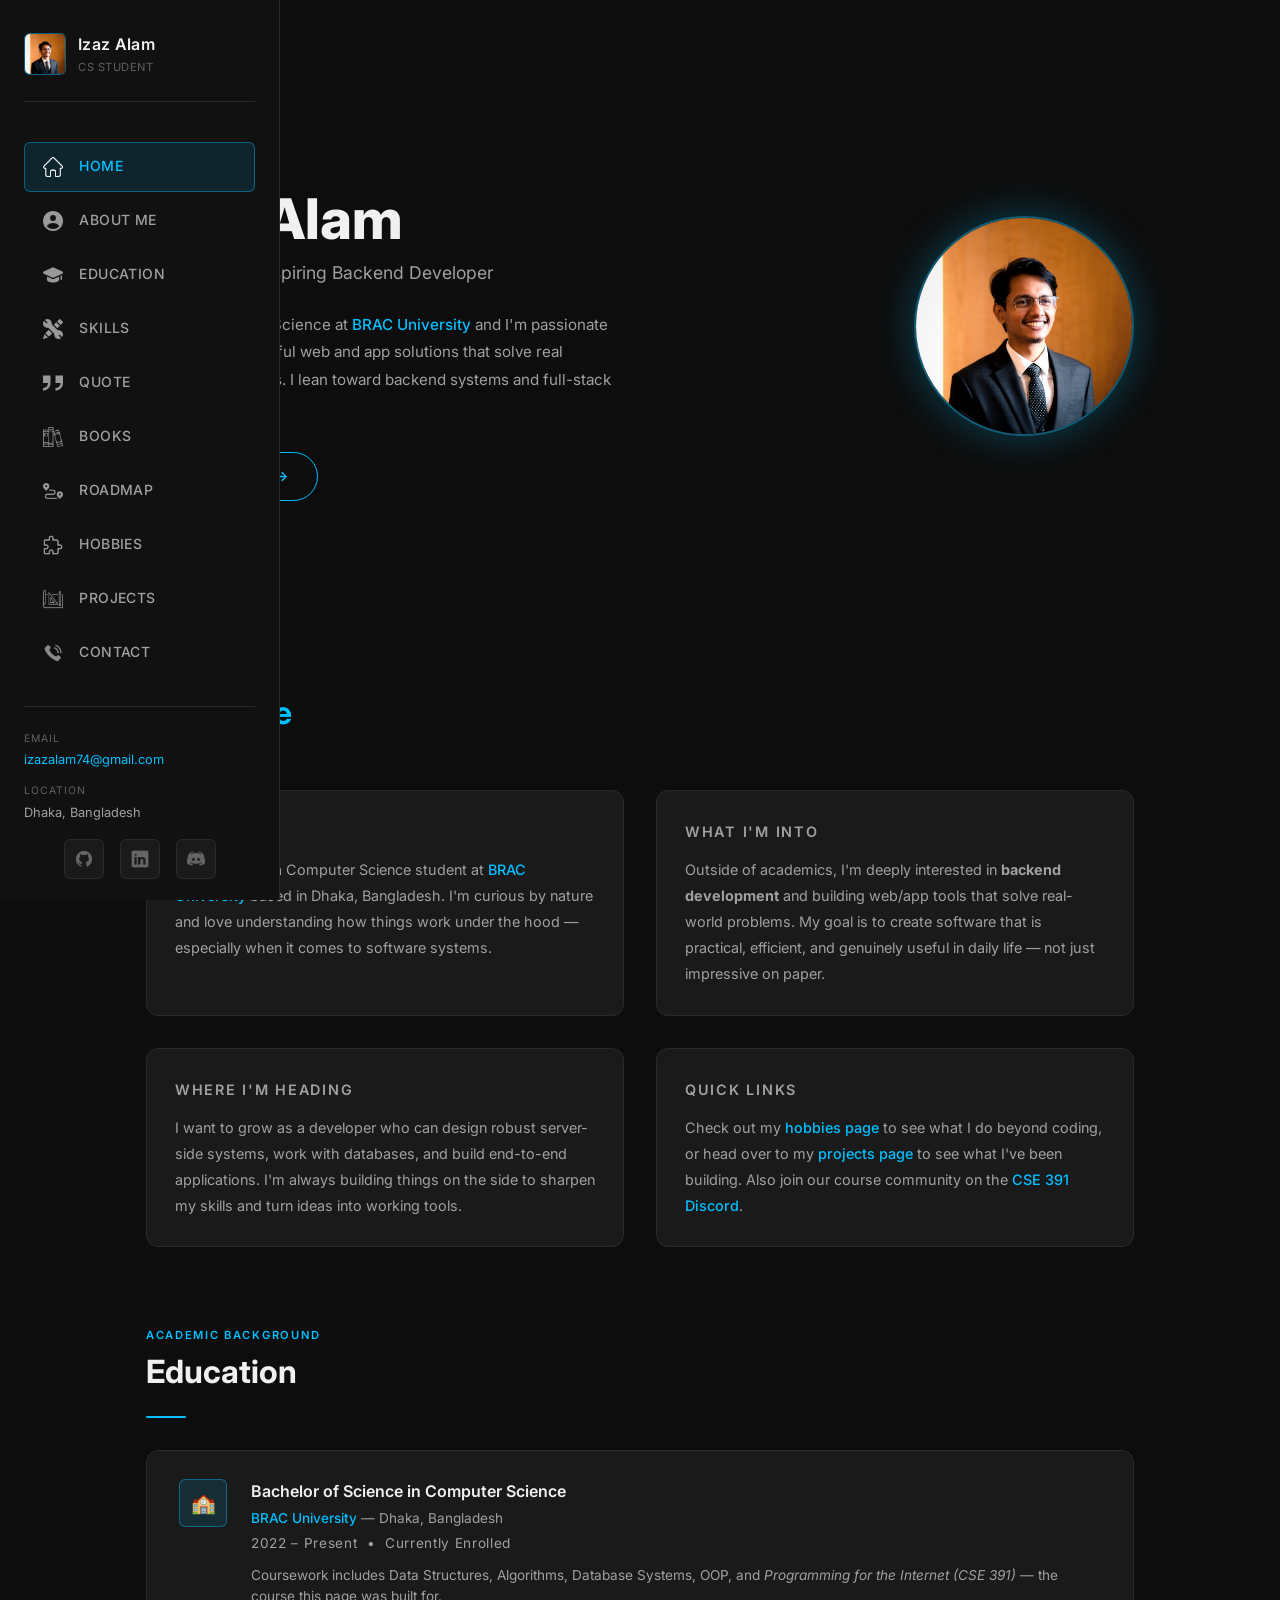
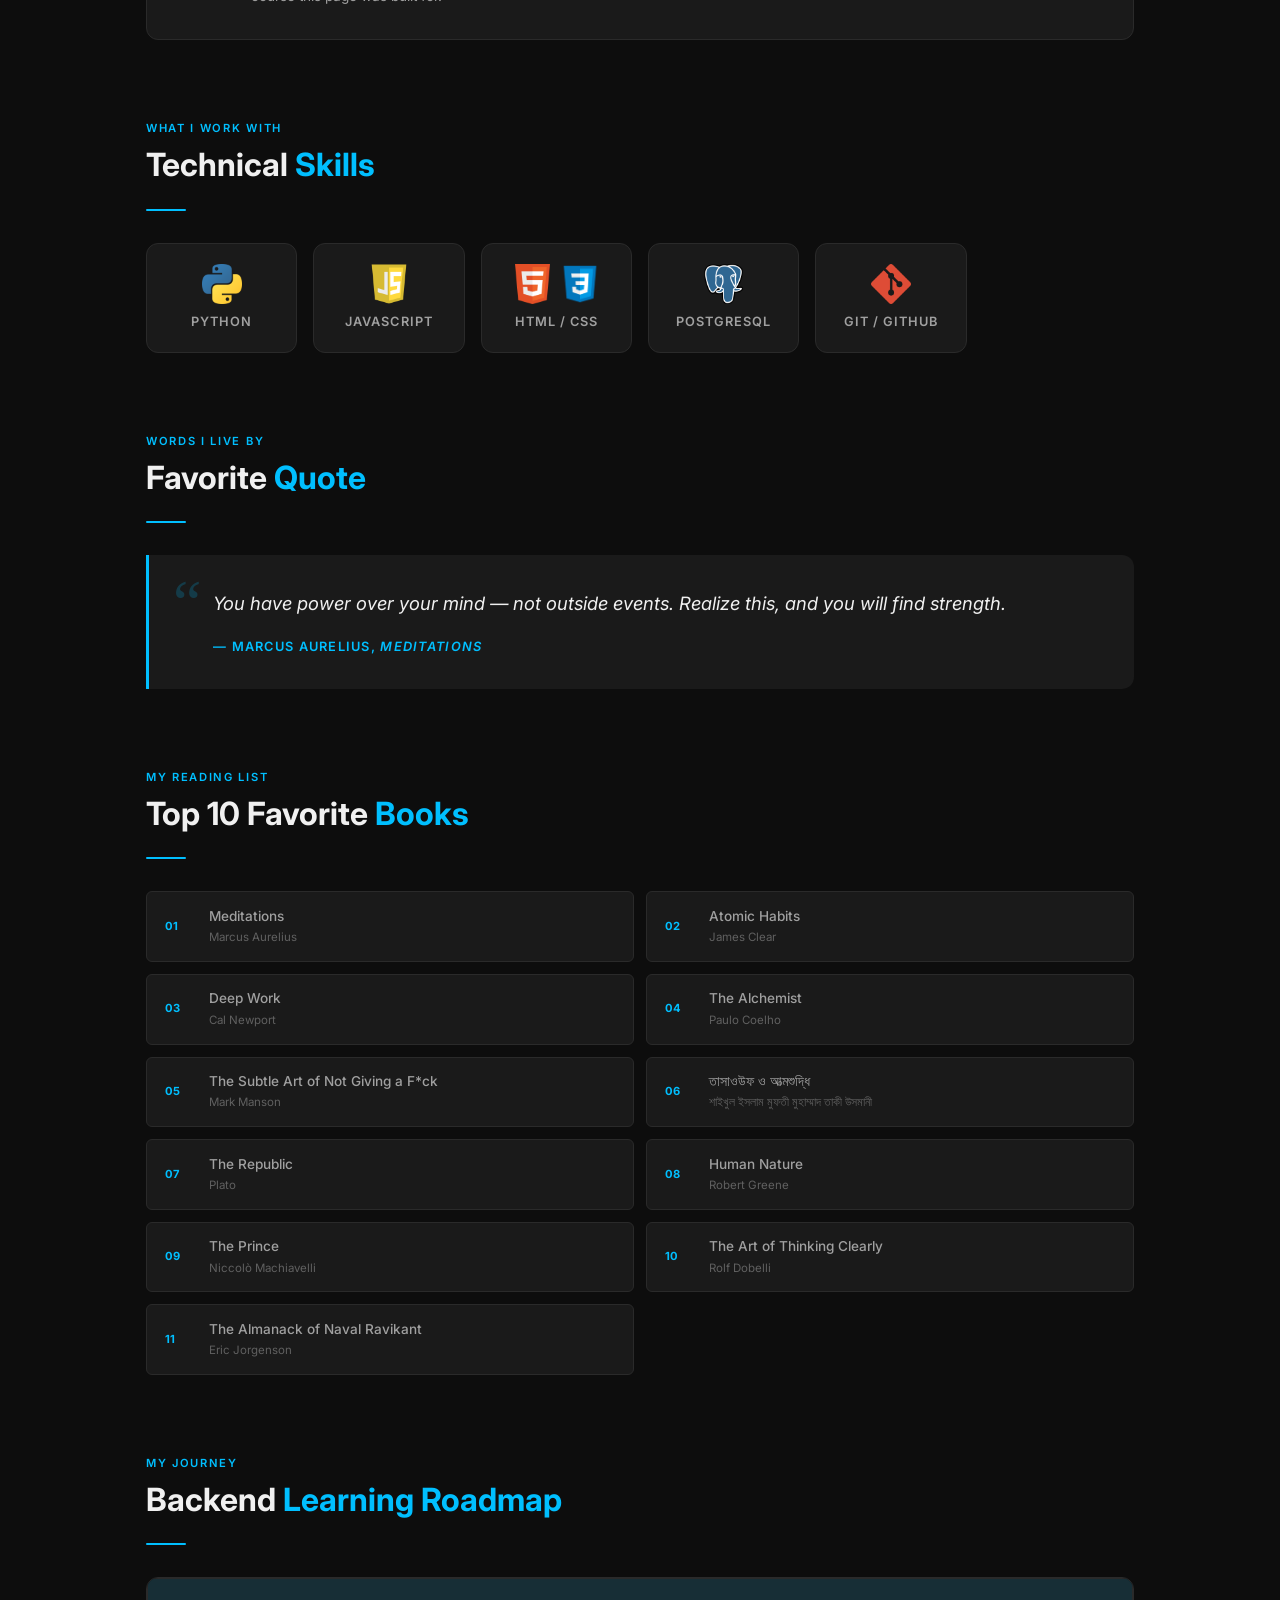
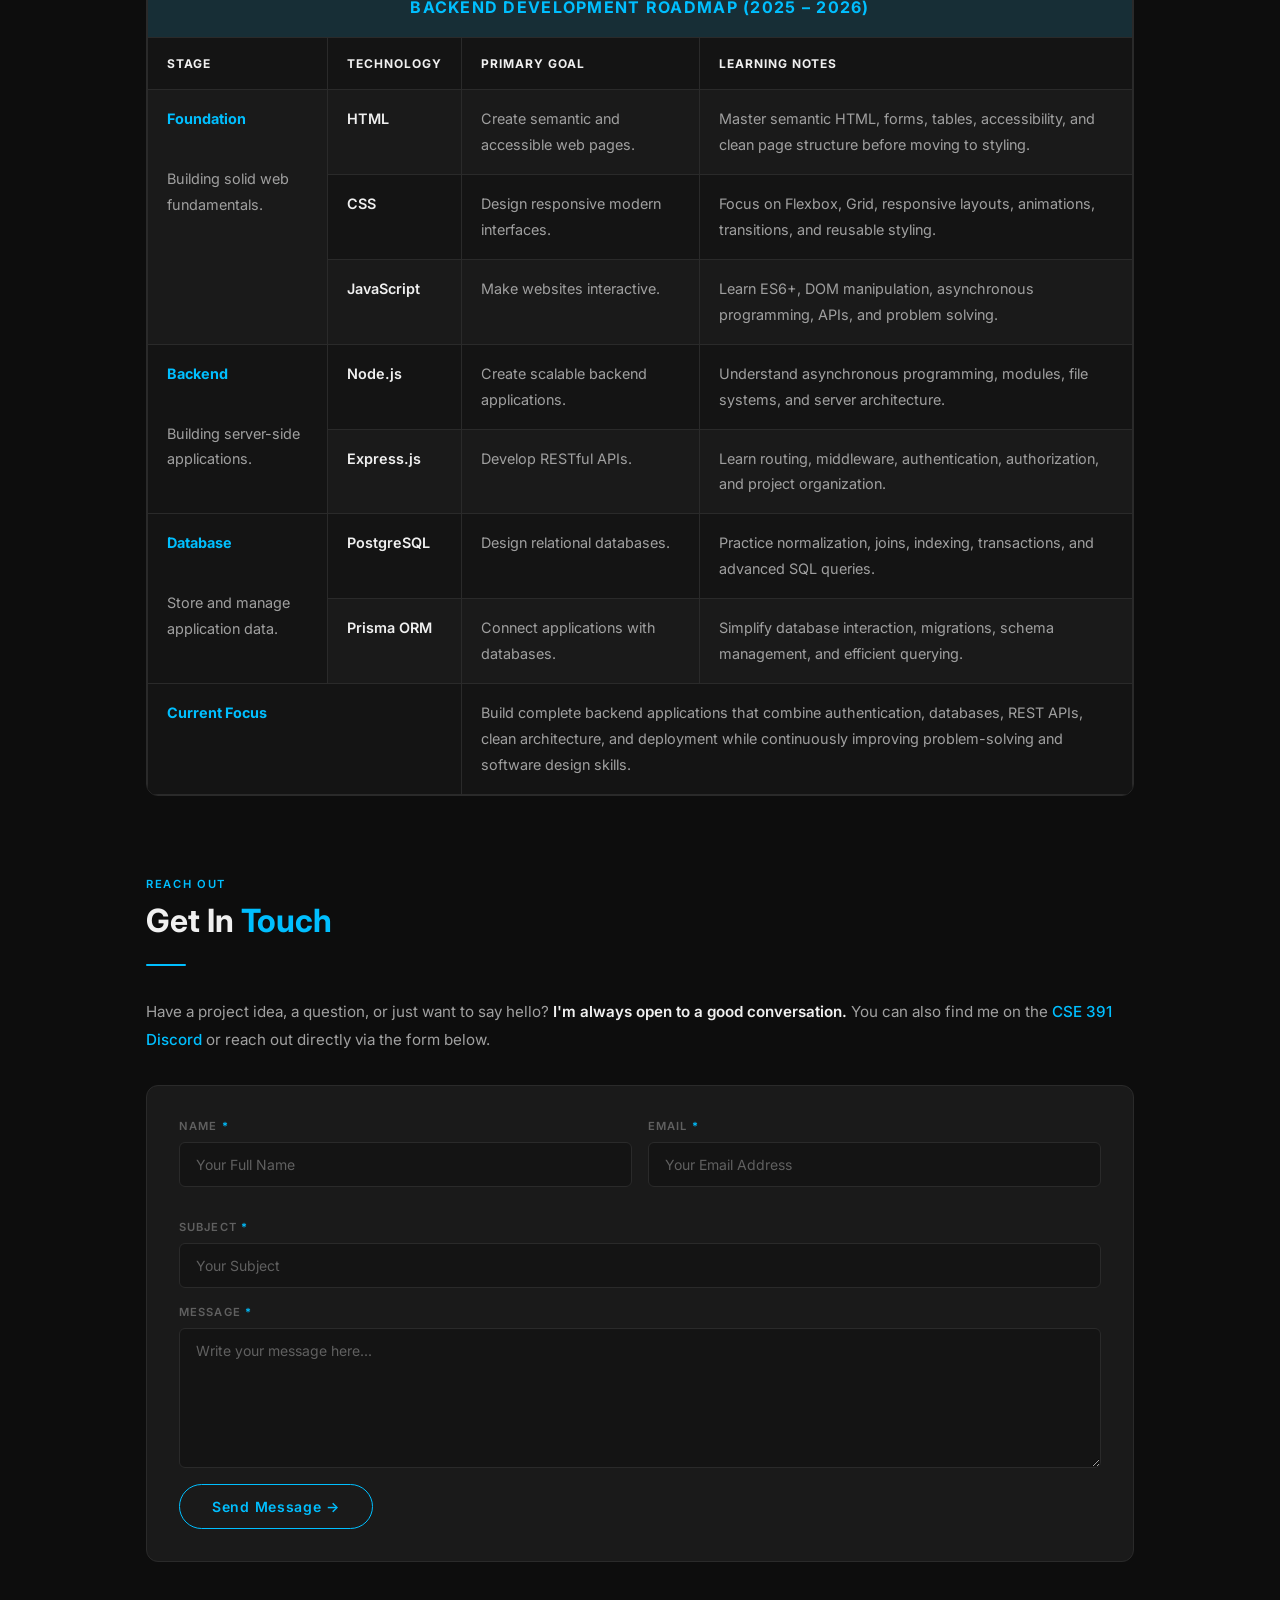
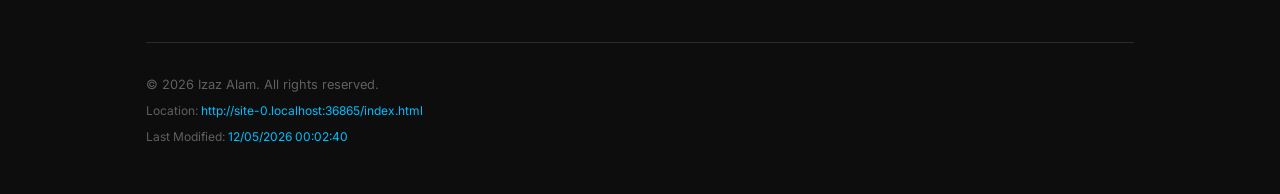
<file: index.html>
<!DOCTYPE html>
<html lang="en">
<head>
  <meta charset="UTF-8">
  <meta name="viewport" content="width=device-width, initial-scale=1.0">
  <meta name="description" content="Izaz Alam — CS student at BRAC University. Personal homepage showcasing skills, projects, and interests.">
  <meta name="author" content="Izaz Alam">
  <meta name="keywords" content="Izaz Alam, BRAC University, CS, web development, backend, portfolio">
  <title>Izaz Alam | Personal Homepage</title>
  <link rel="preconnect" href="https://fonts.googleapis.com">
  <link rel="preconnect" href="https://fonts.gstatic.com" crossorigin>
  <link href="https://fonts.googleapis.com/css2?family=Inter:wght@400;500;600;700;800&display=swap" rel="stylesheet">
  <link rel="stylesheet" href="style.css">
  <style>
    /* =========================================
       INDEX PAGE SPECIFIC STYLES
       ========================================= */

    /* HERO */
    #home {
      display: flex;
      align-items: center;
      gap: 3rem;
      min-height: 60vh;
      padding-top: 1rem;
    }

    .hero-text {
      flex: 1;
    }

    .hero-greeting {
      font-size: 0.85rem;
      color: var(--text-secondary);
      text-transform: uppercase;
      letter-spacing: 0.15em;
      margin-bottom: 1rem;
      display: flex;
      align-items: center;
      gap: 0.5rem;
    }

    .hero-greeting::before {
      content: "";
      display: inline-block;
      width: 24px;
      height: 1px;
      background-color: var(--accent);
    }

    .hero-name {
      font-size: 3.5rem;
      font-weight: 800;
      line-height: 1.1;
      margin-bottom: 0.5rem;
      color: var(--text-primary);
    }

    .hero-name span {
      color: var(--accent);
    }

    .hero-role {
      font-size: 1.1rem;
      color: var(--text-secondary);
      margin-bottom: 1.5rem;
      font-weight: 400;
    }

    .hero-desc {
      font-size: 0.95rem;
      color: var(--text-secondary);
      max-width: 480px;
      line-height: 1.8;
      margin-bottom: 2rem;
    }

    .hero-inline-link {
      color: var(--accent);
      text-decoration: none;
      font-weight: 500;
    }

    .hero-inline-link:hover {
      text-decoration: underline;
    }

    .hero-cta {
      display: inline-flex;
      align-items: center;
      gap: 0.5rem;
      padding: 0.75rem 1.75rem;
      background-color: transparent;
      border: 1px solid var(--accent);
      border-radius: 50px;
      color: var(--accent);
      text-decoration: none;
      font-size: 0.875rem;
      font-weight: 600;
      letter-spacing: 0.05em;
      transition: background-color var(--transition), color var(--transition);
    }

    .hero-cta:hover {
      background-color: var(--accent);
      color: var(--bg-primary);
    }

    .hero-photo {
      flex-shrink: 0;
    }

    .hero-photo-frame {
      width: 220px;
      height: 220px;
      border-radius: 50%;
      border: 2px solid var(--border-accent);
      overflow: hidden;
      box-shadow: 0 0 40px var(--accent-glow);
      background-color: var(--bg-card);
      display: flex;
      align-items: center;
      justify-content: center;
    }

    .hero-photo-frame img {
      width: 100%;
      height: 100%;
      object-fit: cover;
    }

    /* ABOUT */
    .about-grid {
      display: grid;
      grid-template-columns: 1fr 1fr;
      gap: 2rem;
    }

    .about-card {
      background-color: var(--bg-card);
      border: 1px solid var(--border);
      border-radius: var(--radius);
      padding: 1.75rem;
      transition: border-color var(--transition);
    }

    .about-card:hover {
      border-color: var(--border-accent);
    }

    .about-card p {
      color: var(--text-secondary);
      font-size: 0.9rem;
      line-height: 1.8;
    }

    .about-card p a {
      color: var(--accent);
      text-decoration: none;
      font-weight: 500;
    }

    .about-card p a:hover {
      text-decoration: underline;
    }

    .about-card-title {
      font-size: 0.75rem;
      text-transform: uppercase;
      letter-spacing: 0.12em;
      color: var(--accent);
      margin-bottom: 0.75rem;
      font-weight: 600;
    }

    /* EDUCATION */
    .education-card {
      background-color: var(--bg-card);
      border: 1px solid var(--border);
      border-radius: var(--radius);
      padding: 1.75rem 2rem;
      display: flex;
      align-items: flex-start;
      gap: 1.5rem;
      transition: border-color var(--transition);
    }

    .education-card:hover {
      border-color: var(--border-accent);
    }

    .education-badge {
      width: 48px;
      height: 48px;
      background-color: var(--accent-dim);
      border: 1px solid var(--border-accent);
      border-radius: var(--radius-sm);
      display: flex;
      align-items: center;
      justify-content: center;
      flex-shrink: 0;
      font-size: 1.25rem;
    }

    .education-info h3 {
      font-size: 1rem;
      font-weight: 600;
      color: var(--text-primary);
      margin-bottom: 0.25rem;
    }

    .education-info p {
      font-size: 0.85rem;
      color: var(--text-secondary);
      margin-bottom: 0.2rem;
    }

    .education-info a {
      color: var(--accent);
      text-decoration: none;
      font-weight: 500;
    }

    .education-info a:hover {
      text-decoration: underline;
    }

    .education-year {
      font-size: 0.75rem;
      color: var(--text-muted);
      letter-spacing: 0.05em;
    }

    .education-note {
      margin-top: 0.6rem;
      font-size: 0.85rem;
      color: var(--text-muted);
    }

    /* SKILLS */
    .skills-grid {
      display: grid;
      grid-template-columns: repeat(auto-fill, minmax(140px, 1fr));
      gap: 1rem;
    }

    .skill-card {
      background-color: var(--bg-card);
      border: 1px solid var(--border);
      border-radius: var(--radius);
      padding: 1.25rem;
      text-align: center;
      transition: border-color var(--transition), background-color var(--transition);
      cursor: default;
    }

    .skill-card:hover {
      border-color: var(--border-accent);
      background-color: var(--accent-dim);
    }

    .skill-icon {
      width: 40px;
      height: 40px;
      object-fit: contain;
      margin: 0 auto 0.5rem;
      display: block;
    }

    .skill-icon-group {
      display: flex;
      align-items: center;
      justify-content: center;
      gap: 0.5rem;
      margin-bottom: 0.5rem;
    }

    .skill-icon-group .skill-icon {
      margin: 0;
    }

    .skill-name {
      font-size: 0.8rem;
      font-weight: 600;
      color: var(--text-secondary);
      text-transform: uppercase;
      letter-spacing: 0.08em;
    }

    .skill-card:hover .skill-name {
      color: var(--accent);
    }

    /* QUOTE */
    .quote-block {
      background-color: var(--bg-card);
      border-left: 3px solid var(--accent);
      border-radius: 0 var(--radius) var(--radius) 0;
      padding: 2rem 2.5rem;
      position: relative;
    }

    .quote-mark {
      font-size: 4rem;
      color: var(--accent);
      opacity: 0.2;
      line-height: 1;
      position: absolute;
      top: 1rem;
      left: 1.5rem;
      font-family: Georgia, serif;
    }

    .quote-text {
      font-size: 1.15rem;
      font-style: italic;
      color: var(--text-primary);
      line-height: 1.8;
      margin-bottom: 1rem;
      padding-left: 1.5rem;
    }

    .quote-author {
      font-size: 0.8rem;
      color: var(--accent);
      font-weight: 600;
      text-transform: uppercase;
      letter-spacing: 0.1em;
      padding-left: 1.5rem;
    }

    /* BOOKS */
    .books-grid {
      display: grid;
      grid-template-columns: 1fr 1fr;
      gap: 0.75rem;
      list-style: none;
    }

    .book-item {
      display: flex;
      align-items: center;
      gap: 1rem;
      background-color: var(--bg-card);
      border: 1px solid var(--border);
      border-radius: var(--radius-sm);
      padding: 0.9rem 1.1rem;
      transition: border-color var(--transition);
    }

    .book-item:hover {
      border-color: var(--border-accent);
    }

    .book-number {
      font-size: 0.7rem;
      color: var(--accent);
      font-weight: 700;
      letter-spacing: 0.05em;
      min-width: 28px;
    }

    .book-title {
      font-size: 0.85rem;
      color: var(--text-secondary);
      font-weight: 500;
      line-height: 1.4;
    }

    .book-author {
      font-size: 0.72rem;
      color: var(--text-muted);
      margin-top: 0.15rem;
    }

    /* ROADMAP TABLE */

.table-wrapper{
    overflow-x:auto;
    border:1px solid var(--border);
    border-radius:var(--radius);
}

.roadmap-table{
    width:100%;
    min-width:850px;
    border-collapse:collapse;
    background:var(--bg-card);
    font-size:.9rem;
}

.roadmap-table th,
.roadmap-table td{
    border:1px solid var(--border);
    padding:1rem 1.2rem;
    vertical-align:top;
    text-align:left;
}

.roadmap-table thead tr:first-child th{
    background:var(--accent-dim);
    color:var(--accent);
    text-align:center;
    font-size:1rem;
    font-weight:700;
    letter-spacing:.08em;
    text-transform:uppercase;
}

.roadmap-table thead tr:last-child{
    background:var(--bg-secondary);
}

.roadmap-table thead tr:last-child th{
    color:var(--text-primary);
    font-size:.75rem;
    text-transform:uppercase;
    letter-spacing:.08em;
}

.roadmap-table tbody tr:nth-child(odd){
    background:var(--bg-card);
}

.roadmap-table tbody tr:nth-child(even){
    background:var(--bg-secondary);
}

/* .roadmap-table tbody tr:hover{
    background:var(--accent-dim);
} */

.roadmap-table td strong{
    color:var(--accent);
    display:block;
    margin-bottom:.5rem;
}

.roadmap-table td{
    color:var(--text-secondary);
    line-height:1.8;
}

.roadmap-table tr td:first-child{
    width:180px;
}

.roadmap-table tr:nth-child(1)  td:nth-child(2),
.roadmap-table tr:nth-child(4)  td:nth-child(2),
.roadmap-table tr:nth-child(6)  td:nth-child(2)
{
    width:130px;
    font-weight:600;
    color:var(--text-primary);
}
.roadmap-table tr:nth-child(2)  td:nth-child(1),
.roadmap-table tr:nth-child(3)  td:nth-child(1),
.roadmap-table tr:nth-child(5)  td:nth-child(1),
.roadmap-table tr:nth-child(7)  td:nth-child(1)
{
    width:130px;
    font-weight:600;
    color:var(--text-primary);
}
@media (max-width:768px){

    .table-wrapper{
        overflow-x:auto;
        -webkit-overflow-scrolling:touch;
    }

    .roadmap-table{
        min-width:850px;
    }

}

    /* CONTACT FORM  */
    .contact-intro {
      font-size: 0.95rem;
      color: var(--text-secondary);
      margin-bottom: 2rem;
      line-height: 1.8;
    }

    .contact-intro strong {
      color: var(--text-primary);
      font-weight: 600;
    }

    .contact-intro a {
      color: var(--accent);
      text-decoration: none;
      font-weight: 500;
    }

    .contact-intro a:hover {
      text-decoration: underline;
    }

    .contact-form {
      background-color: var(--bg-card);
      border: 1px solid var(--border);
      border-radius: var(--radius);
      padding: 2rem;
    }

    .form-row {
      display: grid;
      grid-template-columns: 1fr 1fr;
      gap: 1rem;
      margin-bottom: 1rem;
    }

    .form-group {
      display: flex;
      flex-direction: column;
      gap: 0.4rem;
      margin-bottom: 1rem;
    }

    .form-group label {
      font-size: 0.7rem;
      text-transform: uppercase;
      letter-spacing: 0.1em;
      color: var(--text-muted);
      font-weight: 600;
    }

    .form-group label span {
      color: var(--accent);
    }

    .form-group input,
    .form-group textarea {
      background-color: var(--bg-secondary);
      border: 1px solid var(--border);
      border-radius: var(--radius-sm);
      padding: 0.8rem 1rem;
      color: var(--text-primary);
      font-family: var(--font-main);
      font-size: 0.875rem;
      transition: border-color var(--transition);
      width: 100%;
    }

    .form-group input:focus,
    .form-group textarea:focus {
      outline: none;
      border-color: var(--accent);
    }

    .form-group input::placeholder,
    .form-group textarea::placeholder {
      color: var(--text-muted);
    }

    .form-group textarea {
      resize: vertical;
      min-height: 140px;
    }

    .form-submit {
      display: inline-flex;
      align-items: center;
      gap: 0.5rem;
      padding: 0.8rem 2rem;
      background-color: transparent;
      border: 1px solid var(--accent);
      border-radius: 50px;
      color: var(--accent);
      font-family: var(--font-main);
      font-size: 0.875rem;
      font-weight: 600;
      letter-spacing: 0.05em;
      cursor: pointer;
      transition: background-color var(--transition), color var(--transition);
    }

    .form-submit:hover {
      background-color: var(--accent);
      color: var(--bg-primary);
    }

    /* RESPONSIVE — INDEX */
    @media (max-width: 900px) {
      .about-grid {
        grid-template-columns: 1fr;
      }
      .books-grid {
        grid-template-columns: 1fr;
      }
      .hero-name {
        font-size: 2.75rem;
      }
    }

    @media (max-width: 680px) {
      #home {
        flex-direction: column-reverse;
        text-align: center;
        min-height: unset;
        gap: 2rem;
      }
      .hero-greeting {
        justify-content: center;
      }
      .hero-name {
        font-size: 2.2rem;
      }
      .hero-desc {
        margin: 0 auto 2rem;
      }
      .hero-photo-frame {
        width: 160px;
        height: 160px;
      }
      .form-row {
        grid-template-columns: 1fr;
      }
      .section-title {
        font-size: 1.6rem;
      }
      .skills-grid {
        grid-template-columns: repeat(auto-fill, minmax(110px, 1fr));
      }
    }
  </style>
</head>
<body>

  <!-- Hamburger Toggle -->
  <input type="checkbox" id="menu-toggle">
  <label for="menu-toggle" class="hamburger" aria-label="Toggle navigation">
    <span></span>
    <span></span>
    <span></span>
  </label>

  <div class="sidebar-overlay" id="overlay"></div>

  <aside class="sidebar" id="sidebar">
    <div class="sidebar-logo">
      <div class="sidebar-logo-icon">
        <img src="images/dp.png" alt="Izaz Alam">
      </div>
      <div class="sidebar-logo-text">Izaz Alam<span>CS Student</span></div>
    </div>
    <nav class="sidebar-nav" aria-label="Main navigation">
      <ul>
        <li><a href="#home" class="active"><span class="nav-icon"><img src="images/icons/home.png" alt="Home"></span>Home</a></li>
        <li><a href="#about"><span class="nav-icon"><img src="images/icons/profile.png" alt="About Me"></span>About Me</a></li>
        <li><a href="#education"><span class="nav-icon"><img src="images/icons/education.png" alt="Education"></span>Education</a></li>
        <li><a href="#skills"><span class="nav-icon"><img src="images/icons/skills.png" alt="Skills"></span>Skills</a></li>
        <li><a href="#quote"><span class="nav-icon"><img src="images/icons/quote.png" alt="Quote"></span>Quote</a></li>
        <li><a href="#books"><span class="nav-icon"><img src="images/icons/book.png" alt="Books"></span>Books</a></li>
        <li><a href="#roadmap"><span class="nav-icon"><img src="images/icons/roadmap.png" alt="Roadmap"></span>Roadmap</a></li>
        <li><a href="hobbies.html"><span class="nav-icon"><img src="images/icons/hobbies.png" alt="Hobbies"></span>Hobbies</a></li>
        <li><a href="projects.html"><span class="nav-icon"><img src="images/icons/project.png" alt="Projects"></span>Projects</a></li>
        <li><a href="#contact"><span class="nav-icon"><img src="images/icons/contact.png" alt="Contact"></span>Contact</a></li>
      </ul>
    </nav>
    <div class="sidebar-footer">
      <div class="sidebar-contact-item">
        <div class="sidebar-contact-label">Email</div>
        <div class="sidebar-contact-value"><a href="mailto:izazalam74@gmail.com">izazalam74@gmail.com</a></div>
      </div>
      <div class="sidebar-contact-item">
        <div class="sidebar-contact-label">Location</div>
        <div class="sidebar-contact-value">Dhaka, Bangladesh</div>
      </div>
      <div class="sidebar-socials">
        <a href="https://github.com/izazalamz/" target="_blank" class="social-btn" title="GitHub"><img src="images/icons/github.png" alt="GitHub"></a>
        <a href="https://www.linkedin.com/in/izazalam/" target="_blank" class="social-btn" title="LinkedIn"><img src="images/icons/linkedin.png" alt="LinkedIn"></a>
        <a href="https://discord.gg/kfs8DwbRc" target="_blank" class="social-btn" title="CSE 391 Discord"><img src="images/icons/discord.png" alt="Discord"></a>
      </div>
    </div>
  </aside>

  <main class="main-content">

    <!-- HERO -->
    <section class="section" id="home">
      <div class="hero-text">
        <p class="hero-greeting">Hi there</p>
        <h1 class="hero-name"><span>Izaz</span> Alam</h1>
        <p class="hero-role">CS Student &amp; Aspiring Backend Developer</p>
        <p class="hero-desc">
          I study Computer Science at
          <a href="https://www.bracu.ac.bd" target="_blank"   class="hero-inline-link">BRAC University</a>
          and I'm passionate about building useful web and app solutions that solve real everyday problems.
          I lean toward backend systems and full-stack development.
        </p>
        <a href="#contact" class="hero-cta">Get In Touch &#8594;</a>
      </div>
      <div class="hero-photo">
        <div class="hero-photo-frame">
          <img src="images/dp.png" alt="Photo of Izaz Alam">
        </div>
      </div>
    </section>

    <!-- ABOUT ME -->
    <section class="section" id="about">
      <p class="section-eyebrow">Get to know me</p>
      <h2 class="section-title">About <span>Me</span></h2>
      <div class="section-divider"></div>
      <div class="about-grid">
        <div class="about-card">
          <p class="about-card-title">Who I Am</p>
          <p>I'm Izaz Alam, a Computer Science student at <a href="https://www.bracu.ac.bd" target="_blank"  >BRAC University</a> based in Dhaka, Bangladesh. I'm curious by nature and love understanding how things work under the hood — especially when it comes to software systems.</p>
        </div>
        <div class="about-card">
          <p class="about-card-title">What I'm Into</p>
          <p>Outside of academics, I'm deeply interested in <strong>backend development</strong> and building web/app tools that solve real-world problems. My goal is to create software that is practical, efficient, and genuinely useful in daily life — not just impressive on paper.</p>
        </div>
        <div class="about-card">
          <p class="about-card-title">Where I'm Heading</p>
          <p>I want to grow as a developer who can design robust server-side systems, work with databases, and build end-to-end applications. I'm always building things on the side to sharpen my skills and turn ideas into working tools.</p>
        </div>
        <div class="about-card">
          <p class="about-card-title">Quick Links</p>
          <p>Check out my <a href="hobbies.html">hobbies page</a> to see what I do beyond coding, or head over to my <a href="projects.html">projects page</a> to see what I've been building. Also join our course community on the <a href="https://discord.gg/kfs8DwbRc" target="_blank"  >CSE 391 Discord</a>.</p>
        </div>
      </div>
    </section>

    <!-- EDUCATION -->
    <section class="section" id="education">
      <p class="section-eyebrow">Academic Background</p>
      <h2 class="section-title">Education</h2>
      <div class="section-divider"></div>
      <div class="education-card">
        <div class="education-badge">&#127979;</div>
        <div class="education-info">
          <h3>Bachelor of Science in Computer Science</h3>
          <p><a href="https://www.bracu.ac.bd" target="_blank"  >BRAC University</a> &mdash; Dhaka, Bangladesh</p>
          <p class="education-year">2022 &ndash; Present &nbsp;&bull;&nbsp; Currently Enrolled</p>
          <p class="education-note">Coursework includes Data Structures, Algorithms, Database Systems, OOP, and <em>Programming for the Internet (CSE 391)</em> — the course this page was built for.</p>
        </div>
      </div>
    </section>

    <!-- SKILLS -->
    <section class="section" id="skills">
      <p class="section-eyebrow">What I Work With</p>
      <h2 class="section-title">Technical <span>Skills</span></h2>
      <div class="section-divider"></div>
      <div class="skills-grid">
        <div class="skill-card">
          <img class="skill-icon" src="images/icons/python.png" alt="Python">
          <div class="skill-name">Python</div>
        </div>
        <div class="skill-card">
          <img class="skill-icon" src="images/icons/js.png" alt="JavaScript">
          <div class="skill-name">JavaScript</div>
        </div>
        <div class="skill-card">
          <div class="skill-icon-group">
            <img class="skill-icon" src="images/icons/html.png" alt="HTML">
            <img class="skill-icon" src="images/icons/css.png" alt="CSS">
          </div>
          <div class="skill-name">HTML / CSS</div>
        </div>
        <div class="skill-card">
          <img class="skill-icon" src="images/icons/postgre.png" alt="PostgreSQL">
          <div class="skill-name">PostgreSQL</div>
        </div>
        <div class="skill-card">
          <img class="skill-icon" src="images/icons/git.png" alt="Git / GitHub">
          <div class="skill-name">Git / GitHub</div>
        </div>
      </div>
    </section>

    <!-- QUOTE -->
    <section class="section" id="quote">
      <p class="section-eyebrow">Words I Live By</p>
      <h2 class="section-title">Favorite <span>Quote</span></h2>
      <div class="section-divider"></div>
      <div class="quote-block">
        <div class="quote-mark">&ldquo;</div>
        <p class="quote-text">You have power over your mind &mdash; not outside events. Realize this, and you will find strength.</p>
        <p class="quote-author">&mdash; Marcus Aurelius, <em>Meditations</em></p>
      </div>
    </section>

    <!-- BOOKS LIST -->
    <section class="section" id="books">
      <p class="section-eyebrow">My Reading List</p>
      <h2 class="section-title">Top 10 Favorite <span>Books</span></h2>
      <div class="section-divider"></div>
      <ol class="books-grid">
        <li class="book-item"><span class="book-number">01</span><div><div class="book-title">Meditations</div><div class="book-author">Marcus Aurelius</div></div></li>
        <li class="book-item"><span class="book-number">02</span><div><div class="book-title">Atomic Habits</div><div class="book-author">James Clear</div></div></li>
        <li class="book-item"><span class="book-number">03</span><div><div class="book-title">Deep Work</div><div class="book-author">Cal Newport</div></div></li>
        <li class="book-item"><span class="book-number">04</span><div><div class="book-title">The Alchemist</div><div class="book-author">Paulo Coelho</div></div></li>
        <li class="book-item"><span class="book-number">05</span><div><div class="book-title">The Subtle Art of Not Giving a F*ck</div><div class="book-author">Mark Manson</div></div></li>
        <li class="book-item"><span class="book-number">06</span><div><div class="book-title">তাসাওউফ ও আত্মশুদ্ধি</div><div class="book-author">শাইখুল ইসলাম মুফতী মুহাম্মাদ তাকী উসমানী</div></div></li>
        <li class="book-item"><span class="book-number">07</span><div><div class="book-title">The Republic</div><div class="book-author">Plato</div></div></li>
        <li class="book-item"><span class="book-number">08</span><div><div class="book-title">Human Nature</div><div class="book-author">Robert Greene</div></div></li>
        <li class="book-item"><span class="book-number">09</span><div><div class="book-title">The Prince</div><div class="book-author">Niccolò Machiavelli</div></div></li>
        <li class="book-item"><span class="book-number">10</span><div><div class="book-title">The Art of Thinking Clearly</div><div class="book-author">Rolf Dobelli</div></div></li>
        <li class="book-item"><span class="book-number">11</span><div><div class="book-title">The Almanack of Naval Ravikant</div><div class="book-author">Eric Jorgenson</div></div></li>
      </ol>
    </section>

    <!-- LEARNING ROADMAP -->
<section class="section" id="roadmap">

  <p class="section-eyebrow">My Journey</p>
  <h2 class="section-title">Backend <span>Learning Roadmap</span></h2>
  <div class="section-divider"></div>

  <div class="table-wrapper">

    <table class="roadmap-table">

      <thead>

        <tr>
          <th colspan="4">
            Backend Development Roadmap (2025 – 2026)
          </th>
        </tr>

        <tr>
          <th>Stage</th>
          <th>Technology</th>
          <th>Primary Goal</th>
          <th>Learning Notes</th>
        </tr>

      </thead>

      <tbody>

        <tr>
          <td rowspan="3">
            <strong>Foundation</strong><br>
            Building solid web fundamentals.
          </td>

          <td>HTML</td>

          <td>Create semantic and accessible web pages.</td>

          <td>
            Master semantic HTML, forms, tables, accessibility,
            and clean page structure before moving to styling.
          </td>
        </tr>

        <tr>

          <td>CSS</td>

          <td>Design responsive modern interfaces.</td>

          <td>
            Focus on Flexbox, Grid, responsive layouts,
            animations, transitions, and reusable styling.
          </td>

        </tr>

        <tr>

          <td>JavaScript</td>

          <td>Make websites interactive.</td>

          <td>
            Learn ES6+, DOM manipulation, asynchronous programming,
            APIs, and problem solving.
          </td>

        </tr>

        <tr>

          <td rowspan="2">
            <strong>Backend</strong><br>
            Building server-side applications.
          </td>

          <td>Node.js</td>

          <td>Create scalable backend applications.</td>

          <td>
            Understand asynchronous programming,
            modules, file systems, and server architecture.
          </td>

        </tr>

        <tr>

          <td>Express.js</td>

          <td>Develop RESTful APIs.</td>

          <td>
            Learn routing, middleware, authentication,
            authorization, and project organization.
          </td>

        </tr>

        <tr>

          <td rowspan="2">
            <strong>Database</strong><br>
            Store and manage application data.
          </td>

          <td>PostgreSQL</td>

          <td>Design relational databases.</td>

          <td>
            Practice normalization, joins,
            indexing, transactions, and advanced SQL queries.
          </td>

        </tr>

        <tr>

          <td>Prisma ORM</td>

          <td>Connect applications with databases.</td>

          <td>
            Simplify database interaction,
            migrations, schema management,
            and efficient querying.
          </td>

        </tr>

        <tr>

          <td colspan="2">
            <strong>Current Focus</strong>
          </td>

          <td colspan="2">
            Build complete backend applications that combine authentication,
            databases, REST APIs, clean architecture, and deployment while
            continuously improving problem-solving and software design skills.
          </td>

        </tr>

      </tbody>

    </table>

  </div>

</section>

    <!-- CONTACT  -->
    <section class="section" id="contact">
      <p class="section-eyebrow">Reach Out</p>
      <h2 class="section-title">Get In <span>Touch</span></h2>
      <div class="section-divider"></div>
      <p class="contact-intro">
        Have a project idea, a question, or just want to say hello?
        <strong>I'm always open to a good conversation.</strong>
        You can also find me on the <a href="https://discord.gg/kfs8DwbRc" target="_blank"  >CSE 391 Discord</a>
        or reach out directly via the form below.
      </p>
      <div class="contact-form">
        <form action="#" method="POST">
          <div class="form-row">
            <div class="form-group">
              <label for="contact-name">Name <span>*</span></label>
              <input type="text" id="contact-name" name="name" placeholder="Your Full Name" required>
            </div>
            <div class="form-group">
              <label for="contact-email">Email <span>*</span></label>
              <input type="email" id="contact-email" name="email" placeholder="Your Email Address" required>
            </div>
          </div>
          <div class="form-group">
            <label for="contact-subject">Subject <span>*</span></label>
            <input type="text" id="contact-subject" name="subject" placeholder="Your Subject" required>
          </div>
          <div class="form-group">
            <label for="contact-message">Message <span>*</span></label>
            <textarea id="contact-message" name="message" placeholder="Write your message here..." required></textarea>
          </div>
          <button type="submit" class="form-submit">Send Message &#8594;</button>
        </form>
      </div>
    </section>

    <footer class="site-footer">
      <p class="footer-copy">&copy; 2026 Izaz Alam. All rights reserved.</p>
      <p class="footer-meta">Location: <span id="page-location">Loading...</span></p>
<p class="footer-meta">Last Modified: <span id="last-modified">Loading...</span></p>
    </footer>
  </main>
  <script>
    
    document.getElementById("page-location").textContent = window.location.href;
    
   
    document.getElementById("last-modified").textContent = document.lastModified;
  </script>
</body>
</html>
</file>
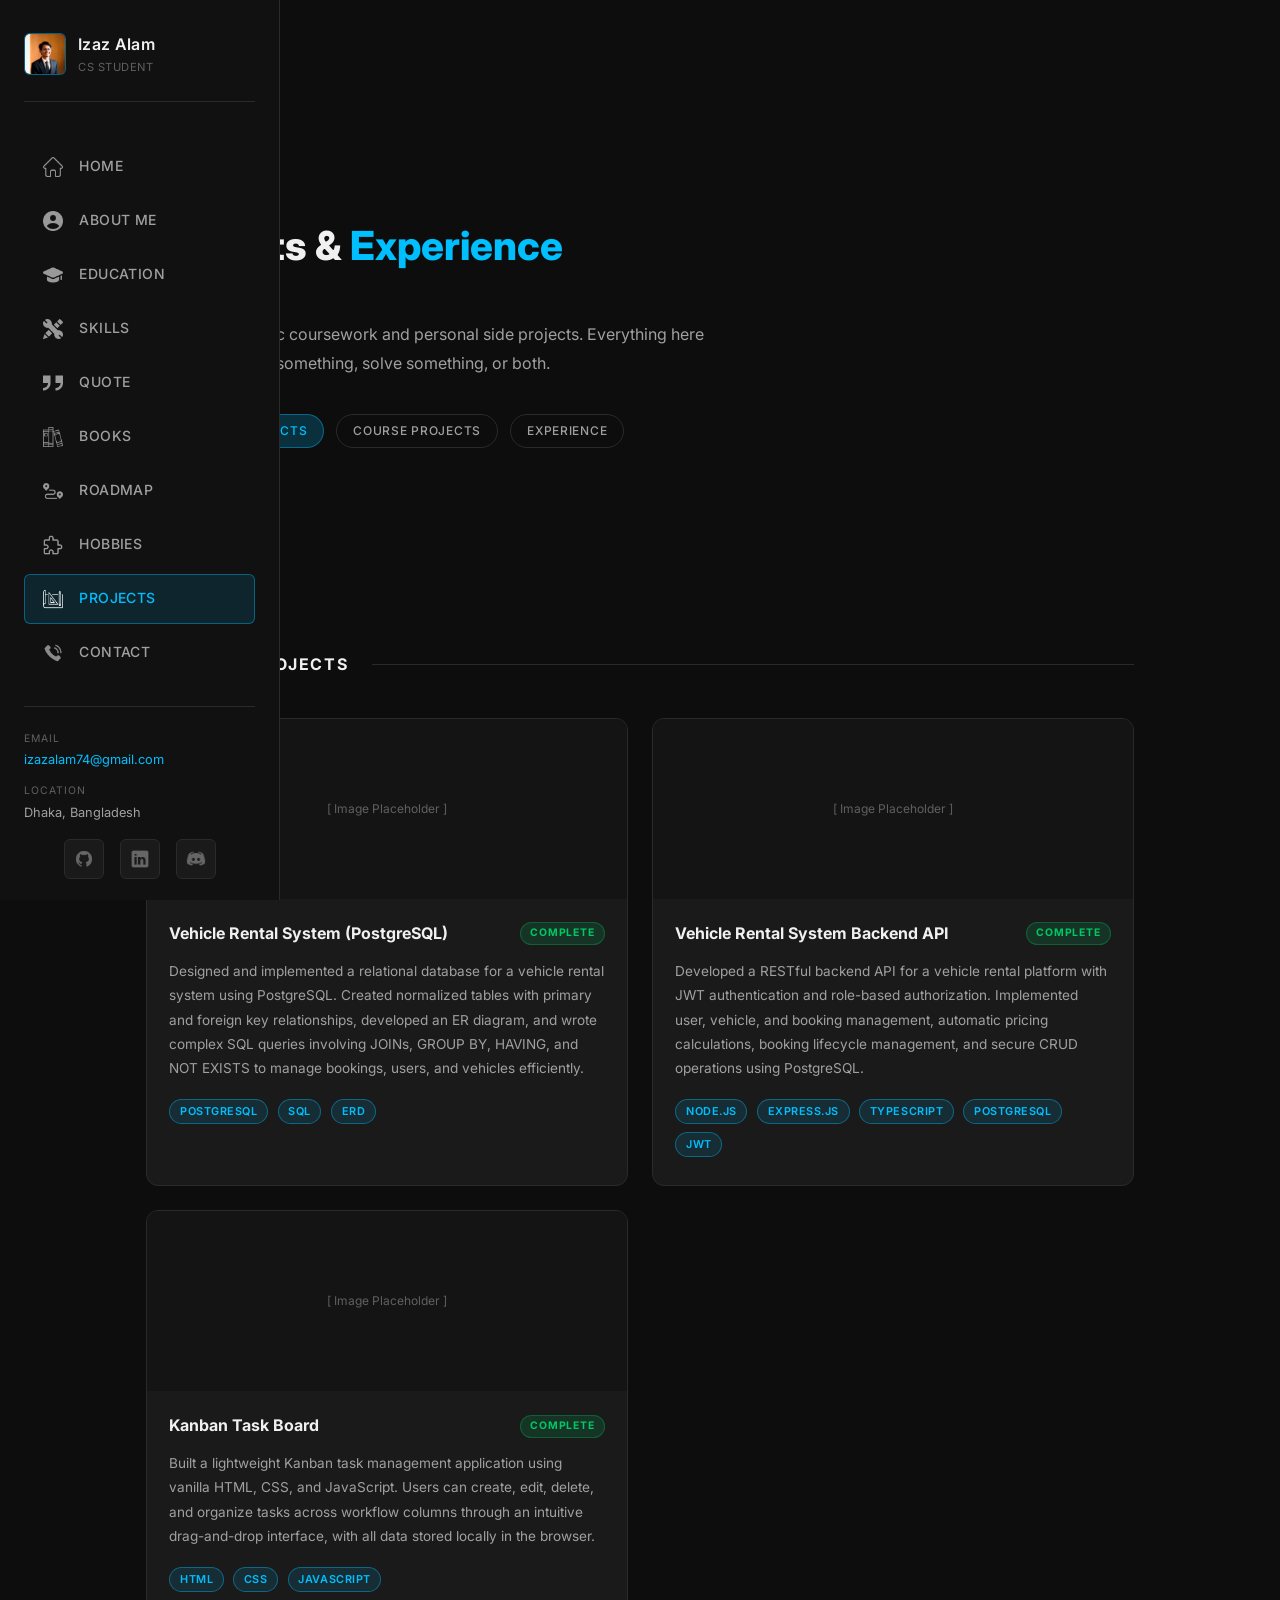
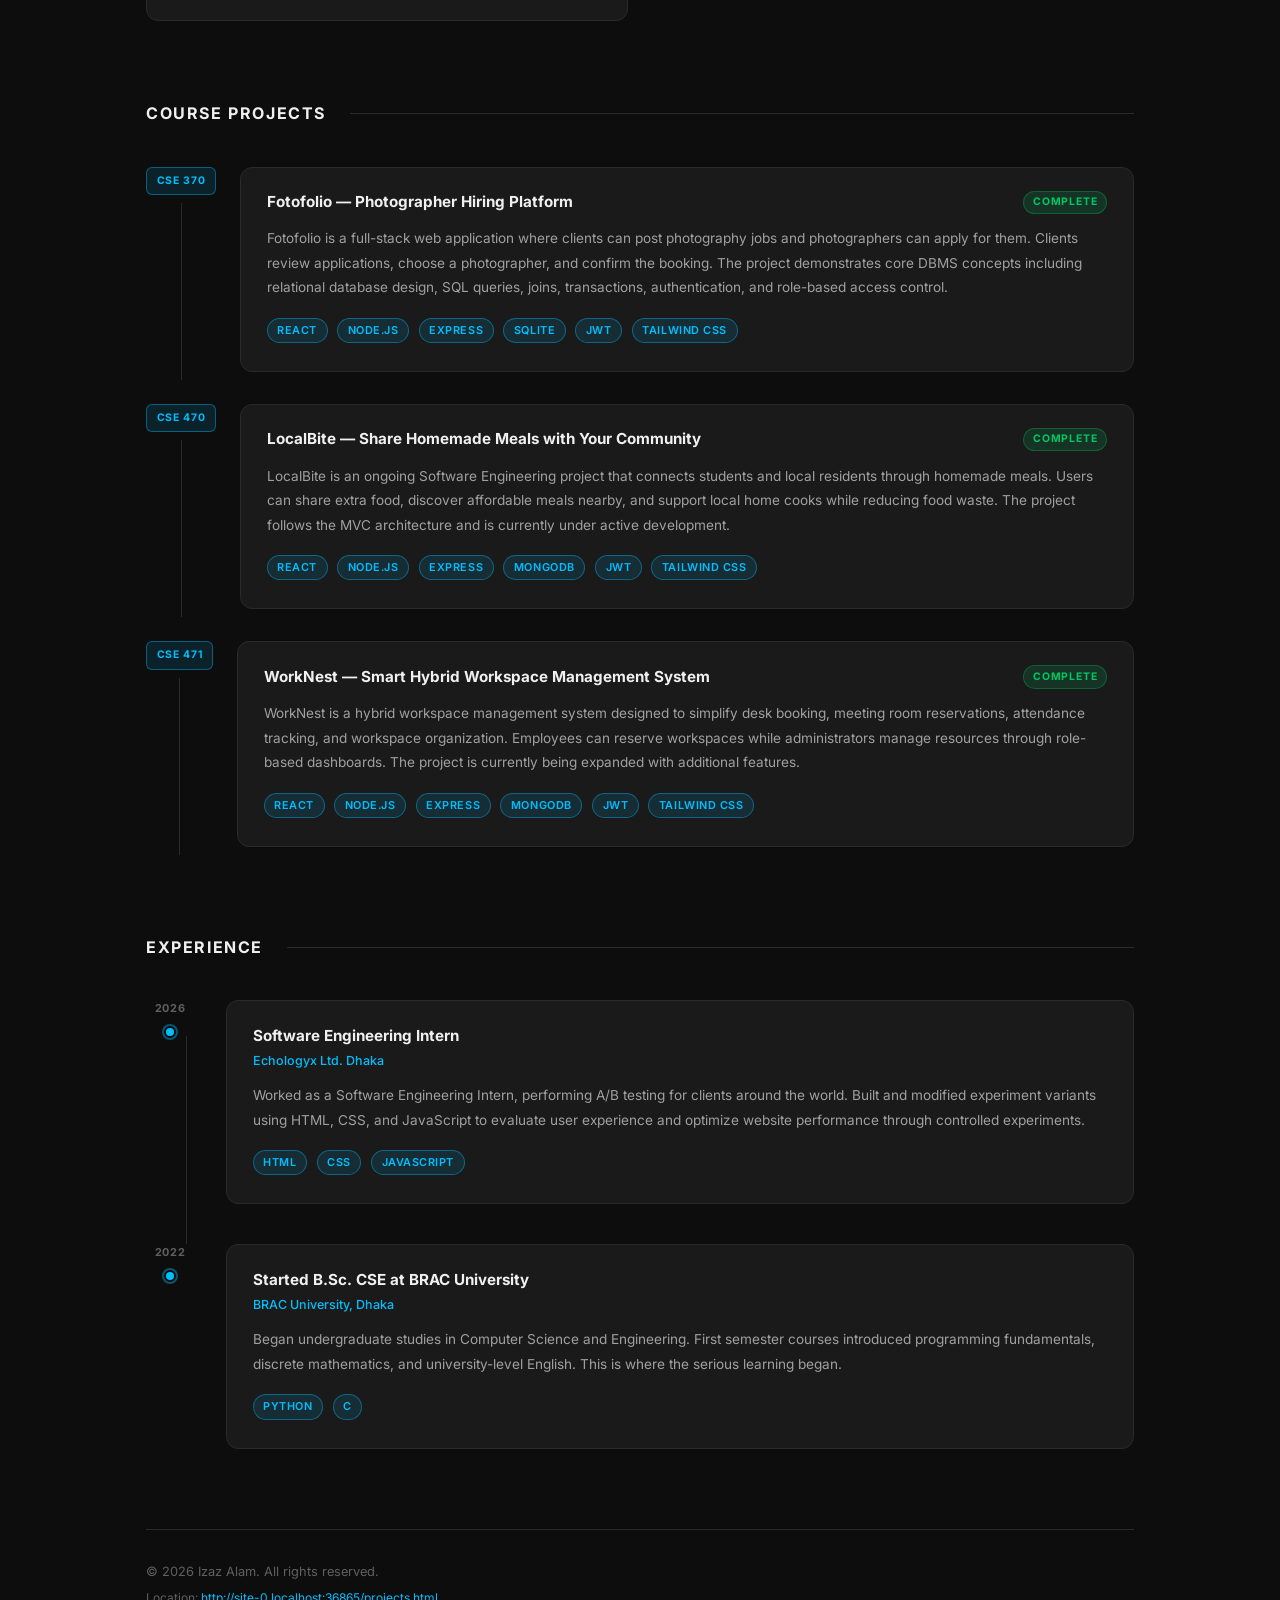
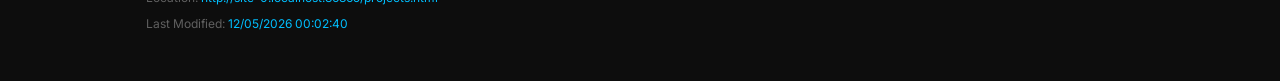
<file: projects.html>
<!DOCTYPE html>
<html lang="en">
<head>
  <meta charset="UTF-8">
  <meta name="viewport" content="width=device-width, initial-scale=1.0">
  <meta name="description" content="Izaz Alam's projects and experience — course work, personal builds, and technical explorations.">
  <meta name="author" content="Izaz Alam">
  <meta name="keywords" content="Izaz Alam, projects, experience, BRAC University, web development, backend">
  <title>Projects &amp; Experience | Izaz Alam</title>
  <link rel="preconnect" href="https://fonts.googleapis.com">
  <link rel="preconnect" href="https://fonts.gstatic.com" crossorigin>
  <link href="https://fonts.googleapis.com/css2?family=Inter:wght@400;500;600;700;800&display=swap" rel="stylesheet">
  <link rel="stylesheet" href="style.css">
  <style>
    /* =========================================
       PROJECTS PAGE SPECIFIC STYLES
       ========================================= */

    .page-intro {
      max-width: 580px;
      margin-bottom: 1.75rem;
    }

    /* STICKY NAVIGATION  */
    .page-anchor-nav {
      display: flex;
      gap: 0.75rem;
      flex-wrap: wrap;
      padding: 0.5rem 0;
    }

    .anchor-link {
      padding: 0.4rem 1rem;
      background: transparent;
      border: 1px solid var(--border);
      border-radius: 50px;
      font-size: 0.75rem;
      color: var(--text-secondary);
      text-decoration: none;
      font-weight: 500;
      text-transform: uppercase;
      letter-spacing: 0.06em;
      transition: background-color 0.3s ease, color 0.3s ease, border-color 0.3s ease;
      white-space: nowrap;
    }

    .anchor-link:hover {
      background: rgba(0, 191, 255, 0.15);
      color: var(--accent);
      border-color: var(--border-accent);
    }

    .anchor-link.active-link {
      background: rgba(0, 191, 255, 0.2);
      color: var(--accent);
      border-color: var(--border-accent);
    }

    /* CONTENT SECTIONS */
    .content-section {
      margin-bottom: 5rem;
    }

    .section-label-wrap {
      display: flex;
      align-items: center;
      gap: 1.5rem;
      margin-bottom: 2.5rem;
    }

    .section-label {
      font-size: 1rem;
      font-weight: 700;
      color: var(--text-primary);
      text-transform: uppercase;
      letter-spacing: 0.1em;
      white-space: nowrap;
    }

    .section-line {
      flex: 1;
      height: 1px;
      background-color: var(--border);
    }

    /* PROJECT CARDS */
    .projects-grid {
      display: grid;
      grid-template-columns: repeat(2, 1fr);
      gap: 1.5rem;
    }

    .project-card {
      background-color: var(--bg-card);
      border: 1px solid var(--border);
      border-radius: var(--radius);
      overflow: hidden;
      transition: border-color var(--transition), transform var(--transition);
    }

    .project-card:hover {
      border-color: var(--border-accent);
      transform: translateY(-3px);
    }

    .project-card-image {
      height: 180px;
      background-color: var(--bg-secondary);
      overflow: hidden;
      position: relative;
      display: flex;
      align-items: center;
      justify-content: center;
      color: var(--text-muted);
      font-size: 0.75rem;
    }

    .project-card-image.img-fallback::after {
      content: "[ Image Placeholder ]";
      font-size: 0.75rem;
      color: var(--text-muted);
    }

    .project-card-image img {
      width: 100%;
      height: 100%;
      object-fit: cover;
      display: block;
      transition: transform 0.4s ease, opacity 0.3s ease;
    }

    .project-card:hover .project-card-image img {
      transform: scale(1.05);
      opacity: 0.7;
    }

    .project-card-overlay {
      position: absolute;
      inset: 0;
      background: rgba(0, 0, 0, 0.6);
      display: flex;
      align-items: center;
      justify-content: center;
      opacity: 0;
      transition: opacity var(--transition);
    }

    .project-card:hover .project-card-overlay {
      opacity: 1;
    }

    .overlay-link {
      padding: 0.55rem 1.25rem;
      border: 1px solid var(--accent);
      border-radius: 50px;
      color: var(--accent);
      text-decoration: none;
      font-size: 0.75rem;
      font-weight: 600;
      letter-spacing: 0.05em;
      transition: background-color var(--transition), color var(--transition);
    }

    .overlay-link:hover {
      background-color: var(--accent);
      color: var(--bg-primary);
    }

    .project-card-body {
      padding: 1.4rem;
    }

    .project-card-top {
      display: flex;
      align-items: center;
      justify-content: space-between;
      margin-bottom: 0.75rem;
      gap: 0.5rem;
    }

    .project-card-title {
      font-size: 1rem;
      font-weight: 700;
      color: var(--text-primary);
    }

    .project-card-desc {
      font-size: 0.85rem;
      color: var(--text-secondary);
      line-height: 1.8;
      margin-bottom: 1rem;
    }

    /* COURSE PROJECTS */
    .course-projects-list {
      display: flex;
      flex-direction: column;
      gap: 1.5rem;
    }

    .course-project-item {
      display: flex;
      gap: 1.5rem;
      align-items: stretch;
    }

    .course-project-left {
      display: flex;
      flex-direction: column;
      align-items: center;
      flex-shrink: 0;
    }

    .course-code-label {
      font-size: 0.65rem;
      font-weight: 700;
      color: var(--accent);
      text-transform: uppercase;
      letter-spacing: 0.08em;
      background-color: var(--accent-dim);
      border: 1px solid var(--border-accent);
      border-radius: var(--radius-sm);
      padding: 0.3rem 0.6rem;
      white-space: nowrap;
    }

    .course-connector {
      flex: 1;
      width: 1px; 
      background-color: var(--border);
      margin-top: 0.5rem;
    }

    .course-project-right {
      flex: 1;
      padding-bottom: 0.5rem;
    }

    .course-project-card {
      background-color: var(--bg-card);
      border: 1px solid var(--border);
      border-radius: var(--radius);
      padding: 1.4rem 1.6rem;
      transition: border-color var(--transition);
    }

    .course-project-card:hover {
      border-color: var(--border-accent);
    }

    .course-project-top {
      display: flex;
      align-items: center;
      justify-content: space-between;
      margin-bottom: 0.75rem;
      gap: 0.5rem;
    }

    .course-project-top h3 {
      font-size: 0.95rem;
      font-weight: 700;
      color: var(--text-primary);
    }

    .course-project-card p {
      font-size: 0.85rem;
      color: var(--text-secondary);
      line-height: 1.8;
      margin-bottom: 1rem;
    }

    .course-project-card p a {
      color: var(--accent);
      text-decoration: none;
      font-weight: 500;
    }

    .course-project-card p a:hover {
      text-decoration: underline;
    }

    /* EXPERIENCE TIMELINE */
    .experience-list {
      display: flex;
      flex-direction: column;
      gap: 0;
    }

    .experience-item {
      display: flex;
      gap: 2rem;
      position: relative;
      padding-bottom: 2.5rem;
    }

    .experience-item:last-child {
      padding-bottom: 0;
    }

    .experience-item:not(:last-child)::after {
      content: "";
      position: absolute;
      left: 40px;
      top: 36px;
      bottom: 0;
      width: 1px;
      background-color: var(--border);
    }

    .exp-date-col {
      display: flex;
      flex-direction: column;
      align-items: center;
      flex-shrink: 0;
      width: 48px;
    }

    .exp-date {
      font-size: 0.68rem;
      font-weight: 700;
      color: var(--text-muted);
      text-align: center;
      margin-bottom: 0.5rem;
      letter-spacing: 0.05em;
    }

    .exp-dot {
      width: 12px;
      height: 12px;
      border-radius: 50%;
      background-color: var(--accent);
      border: 2px solid var(--bg-primary);
      box-shadow: 0 0 0 2px var(--border-accent);
      flex-shrink: 0;
      position: relative;
      z-index: 1;
    }

    .exp-content {
      flex: 1;
      background-color: var(--bg-card);
      border: 1px solid var(--border);
      border-radius: var(--radius);
      padding: 1.4rem 1.6rem;
      transition: border-color var(--transition);
    }

    .exp-content:hover {
      border-color: var(--border-accent);
    }

    .exp-title {
      font-size: 0.95rem;
      font-weight: 700;
      color: var(--text-primary);
      margin-bottom: 0.2rem;
    }

    .exp-org {
      font-size: 0.78rem;
      color: var(--accent);
      font-weight: 500;
      margin-bottom: 0.75rem;
    }

    .exp-org a {
      color: var(--accent);
      text-decoration: none;
    }

    .exp-org a:hover {
      text-decoration: underline;
    }

    .exp-desc {
      font-size: 0.85rem;
      color: var(--text-secondary);
      line-height: 1.8;
      margin-bottom: 1rem;
    }

    /* RESPONSIVE — PROJECTS */
    @media (max-width: 900px) {
      .projects-grid {
        grid-template-columns: 1fr;
      }
    }

    @media (max-width: 680px) {
      .experience-item::after {
        left: 24px;
      }
      .exp-date-col {
        width: 32px;
      }
      .course-project-item {
        flex-direction: column;
        gap: 0.75rem;
      }
      .course-project-left {
        flex-direction: row;
        gap: 1rem;
      }
      .course-connector {
        display: none;
      }
    }
  </style>
</head>
<body>

  <!-- Hamburger Toggle  -->
  <input type="checkbox" id="menu-toggle">
  <label for="menu-toggle" class="hamburger" aria-label="Toggle navigation">
    <span></span>
    <span></span>
    <span></span>
  </label>

  <div class="sidebar-overlay" id="overlay"></div>

  <aside class="sidebar" id="sidebar">
    <div class="sidebar-logo">
      <div class="sidebar-logo-icon">
        <img src="images/dp.png" alt="Izaz Alam">
      </div>
      <div class="sidebar-logo-text">Izaz Alam<span>CS Student</span></div>
    </div>
    <nav class="sidebar-nav" aria-label="Main navigation">
      <ul>
        <li><a href="index.html"><span class="nav-icon"><img src="images/icons/home.png" alt="Home"></span>Home</a></li>
        <li><a href="index.html#about"><span class="nav-icon"><img src="images/icons/profile.png" alt="About Me"></span>About Me</a></li>
        <li><a href="index.html#education"><span class="nav-icon"><img src="images/icons/education.png" alt="Education"></span>Education</a></li>
        <li><a href="index.html#skills"><span class="nav-icon"><img src="images/icons/skills.png" alt="Skills"></span>Skills</a></li>
        <li><a href="index.html#quote"><span class="nav-icon"><img src="images/icons/quote.png" alt="Quote"></span>Quote</a></li>
        <li><a href="index.html#books"><span class="nav-icon"><img src="images/icons/book.png" alt="Books"></span>Books</a></li>
        <li><a href="index.html#roadmap"><span class="nav-icon"><img src="images/icons/roadmap.png" alt="Roadmap"></span>Roadmap</a></li>
        <li><a href="hobbies.html"><span class="nav-icon"><img src="images/icons/hobbies.png" alt="Hobbies"></span>Hobbies</a></li>
        <li><a href="projects.html" class="active"><span class="nav-icon"><img src="images/icons/project.png" alt="Projects"></span>Projects</a></li>
        <li><a href="index.html#contact"><span class="nav-icon"><img src="images/icons/contact.png" alt="Contact"></span>Contact</a></li>
      </ul>
    </nav>
    <div class="sidebar-footer">
      <div class="sidebar-contact-item">
        <div class="sidebar-contact-label">Email</div>
        <div class="sidebar-contact-value"><a href="mailto:izazalam74@gmail.com">izazalam74@gmail.com</a></div>
      </div>
      <div class="sidebar-contact-item">
        <div class="sidebar-contact-label">Location</div>
        <div class="sidebar-contact-value">Dhaka, Bangladesh</div>
      </div>
      <div class="sidebar-socials">
        <a href="https://github.com/izazalamz/" target="_blank" class="social-btn" title="GitHub"><img src="images/icons/github.png" alt="GitHub"></a>
        <a href="https://www.linkedin.com/in/izazalam/" target="_blank" class="social-btn" title="LinkedIn"><img src="images/icons/linkedin.png" alt="LinkedIn"></a>
        <a href="https://discord.gg/kfs8DwbRc" target="_blank" class="social-btn" title="CSE 391 Discord"><img src="images/icons/discord.png" alt="Discord"></a>
      </div>
    </div>
  </aside>

  <main class="main-content">

    <!-- PAGE HEADER -->
    <section class="page-header">
      <p class="page-eyebrow">What I've Built</p>
      <h1 class="page-title">Projects &amp; <span>Experience</span></h1>
      <div class="page-divider"></div>
      <p class="page-intro">
        A mix of academic coursework and personal side projects. Everything here was built
        to learn something, solve something, or both.
      </p>
      <div class="page-anchor-nav">
        <a href="#personal-projects" class="anchor-link active-link">Personal Projects</a>
        <a href="#course-projects" class="anchor-link">Course Projects</a>
        <a href="#experience" class="anchor-link">Experience</a>
      </div>
    </section>

    <!-- ===== PERSONAL PROJECTS ===== -->
    <section class="content-section" id="personal-projects">
      <div class="section-label-wrap">
        <h2 class="section-label">Personal Projects</h2>
        <div class="section-line"></div>
      </div>

      <div class="projects-grid">

        <!-- Project 1 -->
        <article class="project-card">
          <div class="project-card-image img-fallback">
            <div class="project-card-overlay">
              <a href="https://github.com/izazalamz/Vehicle-Rental-System-PostgreSQL" target="_blank"   class="overlay-link">View on GitHub</a>
            </div>
          </div>

          <div class="project-card-body">
            <div class="project-card-top">
              <h3 class="project-card-title">Vehicle Rental System (PostgreSQL)</h3>
              <span class="status-badge complete">Complete</span>
            </div>
            <p class="project-card-desc">
              Designed and implemented a relational database for a vehicle rental
              system using PostgreSQL. Created normalized tables with primary and
              foreign key relationships, developed an ER diagram, and wrote complex
              SQL queries involving JOINs, GROUP BY, HAVING, and NOT EXISTS to
              manage bookings, users, and vehicles efficiently.
            </p>
            <div class="project-card-tech">
              <span class="tech-pill">PostgreSQL</span>
              <span class="tech-pill">SQL</span>
              <span class="tech-pill">ERD</span>
            </div>
          </div>
        </article>

        <!-- Project 2 -->
        <article class="project-card">
          <div class="project-card-image img-fallback">
            <div class="project-card-overlay">
              <a href="https://github.com/izazalamz/vehicle-rental-system" target="_blank"   class="overlay-link">View on GitHub</a>
            </div>
          </div>

          <div class="project-card-body">
            <div class="project-card-top">
              <h3 class="project-card-title">Vehicle Rental System Backend API</h3>
              <span class="status-badge complete">Complete</span>
            </div>
            <p class="project-card-desc">
              Developed a RESTful backend API for a vehicle rental platform with
              JWT authentication and role-based authorization. Implemented user,
              vehicle, and booking management, automatic pricing calculations,
              booking lifecycle management, and secure CRUD operations using
              PostgreSQL.
            </p>
            <div class="project-card-tech">
              <span class="tech-pill">Node.js</span>
              <span class="tech-pill">Express.js</span>
              <span class="tech-pill">TypeScript</span>
              <span class="tech-pill">PostgreSQL</span>
              <span class="tech-pill">JWT</span>
            </div>
          </div>
        </article>

        <!-- Project 3 -->
        <article class="project-card">
          <div class="project-card-image img-fallback">
            <div class="project-card-overlay">
              <a href="https://github.com/izazalamz/Kanban" target="_blank"   class="overlay-link">View on GitHub</a>
            </div>
          </div>

          <div class="project-card-body">
            <div class="project-card-top">
              <h3 class="project-card-title">Kanban Task Board</h3>
              <span class="status-badge complete">Complete</span>
            </div>
            <p class="project-card-desc">
              Built a lightweight Kanban task management application using
              vanilla HTML, CSS, and JavaScript. Users can create, edit, delete,
              and organize tasks across workflow columns through an intuitive
              drag-and-drop interface, with all data stored locally in the browser.
            </p>
            <div class="project-card-tech">
              <span class="tech-pill">HTML</span>
              <span class="tech-pill">CSS</span>
              <span class="tech-pill">JavaScript</span>
            </div>
          </div>
        </article>

      </div>
    </section>

    <!-- ===== COURSE PROJECTS ===== -->
    <section class="content-section" id="course-projects">
      <div class="section-label-wrap">
        <h2 class="section-label">Course Projects</h2>
        <div class="section-line"></div>
      </div>

      <div class="course-projects-list">

        <!-- CSE370 -->
        <div class="course-project-item">
          <div class="course-project-left">
            <span class="course-code-label">CSE 370</span>
            <div class="course-connector"></div>
          </div>

          <div class="course-project-right">
            <div class="course-project-card">
              <div class="course-project-top">
                <h3>Fotofolio — Photographer Hiring Platform</h3>
                <span class="status-badge complete">Complete</span>
              </div>
              <p>
                Fotofolio is a full-stack web application where clients can post photography
                jobs and photographers can apply for them. Clients review applications,
                choose a photographer, and confirm the booking. The project demonstrates
                core DBMS concepts including relational database design, SQL queries,
                joins, transactions, authentication, and role-based access control.
              </p>
              <div class="course-project-tech">
                <span class="tech-pill">React</span>
                <span class="tech-pill">Node.js</span>
                <span class="tech-pill">Express</span>
                <span class="tech-pill">SQLite</span>
                <span class="tech-pill">JWT</span>
                <span class="tech-pill">Tailwind CSS</span>
              </div>
            </div>
          </div>
        </div>

        <!-- CSE470 -->
        <div class="course-project-item">
          <div class="course-project-left">
            <span class="course-code-label">CSE 470</span>
            <div class="course-connector"></div>
          </div>

          <div class="course-project-right">
            <div class="course-project-card">
              <div class="course-project-top">
                <h3>LocalBite — Share Homemade Meals with Your Community</h3>
                <span class="status-badge complete">Complete</span>
              </div>
              <p>
                LocalBite is an ongoing Software Engineering project that connects
                students and local residents through homemade meals. Users can share
                extra food, discover affordable meals nearby, and support local home
                cooks while reducing food waste. The project follows the MVC
                architecture and is currently under active development.
              </p>
              <div class="course-project-tech">
                <span class="tech-pill">React</span>
                <span class="tech-pill">Node.js</span>
                <span class="tech-pill">Express</span>
                <span class="tech-pill">MongoDB</span>
                <span class="tech-pill">JWT</span>
                <span class="tech-pill">Tailwind CSS</span>
              </div>
            </div>
          </div>
        </div>

        <!-- CSE471 -->
        <div class="course-project-item">
          <div class="course-project-left">
            <span class="course-code-label">CSE 471</span>
            <div class="course-connector"></div>
          </div>

          <div class="course-project-right">
            <div class="course-project-card">
              <div class="course-project-top">
                <h3>WorkNest — Smart Hybrid Workspace Management System</h3>
                <span class="status-badge complete">Complete</span>
              </div>
              <p>
                WorkNest is a hybrid workspace management system designed to simplify
                desk booking, meeting room reservations, attendance tracking, and
                workspace organization. Employees can reserve workspaces while
                administrators manage resources through role-based dashboards. The
                project is currently being expanded with additional features.
              </p>
              <div class="course-project-tech">
                <span class="tech-pill">React</span>
                <span class="tech-pill">Node.js</span>
                <span class="tech-pill">Express</span>
                <span class="tech-pill">MongoDB</span>
                <span class="tech-pill">JWT</span>
                <span class="tech-pill">Tailwind CSS</span>
              </div>
            </div>
          </div>
        </div>

      </div>
    </section>

    <!-- ===== EXPERIENCE ===== -->
    <section class="content-section" id="experience">
      <div class="section-label-wrap">
        <h2 class="section-label">Experience</h2>
        <div class="section-line"></div>
      </div>

      <div class="experience-list">

        <div class="experience-item">
          <div class="exp-date-col">
            <span class="exp-date">2026</span>
            <div class="exp-dot"></div>
          </div>
          <div class="exp-content">
            <h3 class="exp-title">Software Engineering Intern</h3>
            <p class="exp-org">Echologyx Ltd. Dhaka</p>
            <p class="exp-desc">
              Worked as a Software Engineering Intern, performing A/B testing for
              clients around the world. Built and modified experiment variants using
              HTML, CSS, and JavaScript to evaluate user experience and optimize
              website performance through controlled experiments.
            </p>
            <div>
              <span class="tech-pill">HTML</span>
              <span class="tech-pill">CSS</span>
              <span class="tech-pill">JavaScript</span>
            </div>
          </div>
        </div>

        <div class="experience-item">
          <div class="exp-date-col">
            <span class="exp-date">2022</span>
            <div class="exp-dot"></div>
          </div>
          <div class="exp-content">
            <h3 class="exp-title">Started B.Sc. CSE at BRAC University</h3>
            <p class="exp-org">
              <a href="https://www.bracu.ac.bd" target="_blank"  >BRAC University</a>, Dhaka
            </p>
            <p class="exp-desc">
              Began undergraduate studies in Computer Science and Engineering.
              First semester courses introduced programming fundamentals,
              discrete mathematics, and university-level English. This is where
              the serious learning began.
            </p>
            <div>
              <span class="tech-pill">Python</span>
              <span class="tech-pill">C</span>
            </div>
          </div>
        </div>

      </div>
    </section>

    <footer class="site-footer">
      <p class="footer-copy">&copy; 2026 Izaz Alam. All rights reserved.</p>
      <p class="footer-meta">Location: <span id="page-location">Loading...</span></p>
<p class="footer-meta">Last Modified: <span id="last-modified">Loading...</span></p>
    </footer>
  </main>
  <script>
    
    document.getElementById("page-location").textContent = window.location.href;
    
    
    document.getElementById("last-modified").textContent = document.lastModified;
  </script>
</body>
</html>
</file>
<file: style.css>
/* =========================================
   style.css — Master Stylesheet
   Shared across all pages
   ========================================= */

/* =========================================
   CSS VARIABLES & RESET
   ========================================= */
   :root {
    --bg-primary: #0d0d0d;
    --bg-secondary: #141414;
    --bg-card: #1a1a1a;
    --bg-sidebar: #111111;
    --accent: #00bfff;
    --accent-dim: rgba(0, 191, 255, 0.12);
    --accent-glow: rgba(0, 191, 255, 0.3);
    --text-primary: #f0f0f0;
    --text-secondary: #a0a0a0;
    --text-muted: #606060;
    --border: #2a2a2a;
    --border-accent: rgba(0, 191, 255, 0.4);
    --sidebar-width: 280px;
    --font-main: "Inter", "Roboto", sans-serif;
    --radius: 12px;
    --radius-sm: 6px;
    --transition: 0.25s ease;
    --scroll-offset: 5rem;
  }
  
  /* =========================================
     RESET
     ========================================= */
  *,
  *::before,
  *::after {
    margin: 0;
    padding: 0;
    box-sizing: border-box;
  }
  
  html {
    scroll-behavior: smooth;
    scroll-padding-top: var(--scroll-offset);
    font-size: 16px;
    overflow-x: hidden;
  }
  
  body {
    font-family: var(--font-main);
    background-color: var(--bg-primary);
    color: var(--text-primary);
    display: flex;
    min-height: 100vh;
    line-height: 1.6;
    overflow-x: hidden;
    width: 100%;
  }
  
  /* =========================================
     SIDEBAR
     ========================================= */
  .sidebar {
    width: var(--sidebar-width);
    background-color: var(--bg-sidebar);
    border-right: 1px solid var(--border);
    position: fixed;
    top: 0;
    left: 0;
    height: 100vh;
    display: flex;
    flex-direction: column;
    padding: 2rem 1.5rem;
    z-index: 100;
    overflow-y: auto;
    transition: transform 0.3s ease;
  }
  
  .sidebar-logo {
    display: flex;
    align-items: center;
    gap: 0.75rem;
    margin-bottom: 2.5rem;
    padding-bottom: 1.5rem;
    border-bottom: 1px solid var(--border);
  }
  
  .sidebar-logo-icon {
    width: 42px;
    height: 42px;
    background-color: var(--accent-dim);
    border: 1px solid var(--border-accent);
    border-radius: var(--radius-sm);
    display: flex;
    align-items: center;
    justify-content: center;
    flex-shrink: 0;
    overflow: hidden;
  }
  
  .sidebar-logo-icon img {
    width: 100%;
    height: 100%;
    object-fit: cover;
  }
  
  .sidebar-logo-text {
    font-size: 1rem;
    font-weight: 600;
    color: var(--text-primary);
    letter-spacing: 0.02em;
  }
  
  .sidebar-logo-text span {
    display: block;
    font-size: 0.7rem;
    color: var(--text-muted);
    font-weight: 400;
    letter-spacing: 0.05em;
    text-transform: uppercase;
    margin-top: 1px;
  }
  
  .sidebar-nav {
    flex: 1;
  }
  
  .sidebar-nav ul {
    list-style: none;
  }
  
  .sidebar-nav ul li {
    margin-bottom: 0.25rem;
  }
  
  .sidebar-nav ul li a {
    display: flex;
    align-items: center;
    gap: 0.9rem;
    padding: 0.75rem 1rem;
    border-radius: var(--radius-sm);
    text-decoration: none;
    color: var(--text-secondary);
    font-size: 0.875rem;
    font-weight: 500;
    letter-spacing: 0.03em;
    text-transform: uppercase;
    transition: background-color var(--transition), color var(--transition), border-color var(--transition);
    border: 1px solid transparent;
  }
  
  .sidebar-nav ul li a:hover {
    background-color: var(--accent-dim);
    color: var(--accent);
    border-color: var(--border-accent);
  }
  
  .sidebar-nav ul li a.active {
    background-color: var(--accent-dim);
    color: var(--accent);
    border-color: var(--border-accent);
  }
  
  .nav-icon {
    width: 24px;
    height: 24px;
    display: inline-flex;
    align-items: center;
    justify-content: center;
    flex-shrink: 0;
  }
  
  .nav-icon img {
    width: 20px;
    height: 20px;
    object-fit: contain;
    filter: invert(0.6);
    transition: filter var(--transition);
  }
  
  .sidebar-nav ul li a:hover .nav-icon img,
  .sidebar-nav ul li a.active .nav-icon img {
    filter: invert(0.8) brightness(1.5) sepia(1) hue-rotate(180deg) saturate(5);
  }
  
  .sidebar-footer {
    border-top: 1px solid var(--border);
    padding-top: 1.5rem;
    margin-top: 1.5rem;
  }
  
  .sidebar-contact-item {
    margin-bottom: 0.75rem;
  }
  
  .sidebar-contact-label {
    font-size: 0.65rem;
    color: var(--text-muted);
    text-transform: uppercase;
    letter-spacing: 0.1em;
    margin-bottom: 0.2rem;
  }
  
  .sidebar-contact-value {
    font-size: 0.8rem;
    color: var(--text-secondary);
    word-wrap: break-word;
  }
  
  .sidebar-contact-value a {
    color: var(--accent);
    text-decoration: none;
    transition: opacity var(--transition);
    word-wrap: break-word;
  }
  
  .sidebar-contact-value a:hover {
    opacity: 0.75;
  }
  
  .sidebar-socials {
    display: flex;
    gap: 1rem;
    margin-top: 1rem;
    justify-content: center;
  }
  
  .social-btn {
    width: 40px;
    height: 40px;
    flex-shrink: 0;
    background-color: var(--bg-card);
    border: 1px solid var(--border);
    border-radius: var(--radius-sm);
    display: flex;
    align-items: center;
    justify-content: center;
    text-decoration: none;
    color: var(--text-secondary);
    font-size: 0.75rem;
    font-weight: 600;
    transition: background-color var(--transition), border-color var(--transition);
  }
  
  .social-btn img {
    width: 20px;
    height: 20px;
    object-fit: contain;
    filter: invert(0.6);
    transition: filter var(--transition);
  }
  
  .social-btn:hover {
    background-color: var(--accent-dim);
    border-color: var(--border-accent);
  }
  
  .social-btn:hover img {
    filter: invert(0.8) brightness(1.5) sepia(1) hue-rotate(180deg) saturate(5);
  }
  
  /* =========================================
     HAMBURGER (Mobile)
     ========================================= */
  .hamburger {
    display: none;
    position: fixed;
    top: 1rem;
    left: 1rem;
    z-index: 200;
    background-color: var(--bg-card);
    border: 1px solid var(--border);
    border-radius: var(--radius-sm);
    padding: 0.5rem 0.65rem;
    cursor: pointer;
    flex-direction: column;
    gap: 4px;
    transition: all 0.3s ease;
  }
  
  .hamburger span {
    display: block;
    width: 20px;
    height: 2px;
    background-color: var(--text-primary);
    border-radius: 2px;
    transition: var(--transition);
  }
  
  .sidebar-overlay {
    display: none;
    position: fixed;
    inset: 0;
    background: rgba(0, 0, 0, 0.6);
    z-index: 99;
  }
  
  /* Checkbox hack for mobile menu */
  #menu-toggle {
    display: none;
  }
  
  #menu-toggle:checked ~ .sidebar {
    transform: translateX(0);
  }
  
  #menu-toggle:checked ~ .sidebar-overlay {
    display: block;
  }
  
  /* =========================================
     MAIN CONTENT
     ========================================= */
  .main-content {
    margin: 0 auto;
    flex: 1;
    padding: 3rem 3.5rem;
    max-width: 1100px;
    width: 100%;
    min-width: 0;
  }
  
  /* =========================================
     SHARED SECTION STYLES
     ========================================= */
  .section {
    margin-bottom: 5rem;
  }
  
  .section-eyebrow {
    font-size: 0.7rem;
    text-transform: uppercase;
    letter-spacing: 0.15em;
    color: var(--accent);
    margin-bottom: 0.5rem;
    font-weight: 600;
  }
  
  .section-title {
    font-size: 2rem;
    font-weight: 700;
    color: var(--text-primary);
    margin-bottom: 1.5rem;
    line-height: 1.2;
  }
  
  .section-title span {
    color: var(--accent);
  }
  
  .section-divider {
    width: 40px;
    height: 2px;
    background-color: var(--accent);
    margin-bottom: 2rem;
    border-radius: 2px;
  }
  
  /* =========================================
     PAGE HEADER
     ========================================= */
  .page-header {
    margin-bottom: 4rem;
    padding-top: 1rem;
    min-height: 60vh;
    display: flex;
    flex-direction: column;
    justify-content: center;
  }
  
  .page-eyebrow {
    font-size: 0.7rem;
    text-transform: uppercase;
    letter-spacing: 0.15em;
    color: var(--accent);
    margin-bottom: 0.5rem;
    font-weight: 600;
  }
  
  .page-title {
    font-size: 2.5rem;
    font-weight: 800;
    color: var(--text-primary);
    margin-bottom: 1.5rem;
    line-height: 1.2;
    word-wrap: break-word;
  }
  
  .page-title span {
    color: var(--accent);
  }
  
  .page-divider {
    width: 40px;
    height: 2px;
    background-color: var(--accent);
    margin-bottom: 1.5rem;
    border-radius: 2px;
  }
  
  .page-intro {
    font-size: 1rem;
    color: var(--text-secondary);
    max-width: 640px;
    line-height: 1.8;
  }
  
  /* =========================================
     SHARED COMPONENTS
     ========================================= */
  .tech-pill {
    display: inline-block;
    padding: 0.18rem 0.6rem;
    background-color: var(--accent-dim);
    border: 1px solid var(--border-accent);
    border-radius: 50px;
    font-size: 0.68rem;
    color: var(--accent);
    font-weight: 600;
    letter-spacing: 0.05em;
    text-transform: uppercase;
    margin-right: 0.35rem;
    margin-bottom: 0.35rem;
  }
  
  .hobby-tag {
    display: inline-block;
    padding: 0.2rem 0.7rem;
    background-color: var(--accent-dim);
    border: 1px solid var(--border-accent);
    border-radius: 50px;
    font-size: 0.7rem;
    color: var(--accent);
    font-weight: 600;
    letter-spacing: 0.06em;
    text-transform: uppercase;
    margin-right: 0.4rem;
    margin-bottom: 0.4rem;
  }
  
  .status-badge {
    font-size: 0.65rem;
    font-weight: 700;
    text-transform: uppercase;
    letter-spacing: 0.08em;
    padding: 0.15rem 0.55rem;
    border-radius: 50px;
    white-space: nowrap;
  }
  
  .status-badge.complete {
    background-color: rgba(0, 200, 100, 0.15);
    color: #00c864;
    border: 1px solid rgba(0, 200, 100, 0.3);
  }
  
  .status-badge.progress {
    background-color: rgba(255, 165, 0, 0.12);
    color: #ffaa00;
    border: 1px solid rgba(255, 165, 0, 0.3);
  }
  
  .status-badge.planned {
    background-color: var(--accent-dim);
    color: var(--accent);
    border: 1px solid var(--border-accent);
  }
  
  /* =========================================
     FOOTER
     ========================================= */
  .site-footer {
    border-top: 1px solid var(--border);
    padding-top: 2rem;
    margin-top: 3rem;
    display: flex;
    flex-direction: column;
    gap: 0.4rem;
  }
  
  .footer-copy {
    font-size: 0.8rem;
    color: var(--text-muted);
  }
  
  .footer-meta {
    font-size: 0.75rem;
    color: var(--text-muted);
    word-wrap: break-word;
  }
  
  .footer-meta span {
    color: var(--accent);
  }
  
  /* =========================================
     RESPONSIVE — TABLET
     ========================================= */
  @media (max-width: 900px) {
    .main-content {
      padding: 2.5rem 2rem;
    }
  
    .page-title {
      font-size: 2.2rem;
    }
  }
  
  /* =========================================
     RESPONSIVE — MOBILE (768px and below)
     ========================================= */
  @media (max-width: 768px) {
    html {
      scroll-padding-top: 6.5rem;
      font-size: 15px;
    }
  
    /* Sidebar hidden by default */
    .sidebar {
      transform: translateX(-100%);
      width: 280px;
    }
  
    .sidebar.open {
      transform: translateX(0);
    }
  
    .sidebar-overlay.open {
      display: block;
    }
  
    /* Show hamburger */
    .hamburger {
      display: flex;
    }
  
    /* Main content full width */
    .main-content {
      margin-left: 0;
      padding: 5rem 1.25rem 2rem;
      width: 100%;
      min-width: 0;
      overflow-x: hidden;
    }
  
    .page-header {
      min-height: unset;
      padding-top: 0;
    }
  
    .page-title {
      font-size: 1.9rem;
    }
  
    .page-intro {
      font-size: 0.95rem;
    }
  
    /* Fix sections */
    .section {
      margin-bottom: 3rem;
    }
  
    .section-title {
      font-size: 1.6rem;
    }
  
    /* Responsive tables */
    .table-wrapper {
      overflow-x: auto;
      -webkit-overflow-scrolling: touch;
      margin: 0 -0.5rem;
      padding: 0 0.5rem;
    }
  
    .schedule-table {
      font-size: 0.75rem;
      min-width: 600px;
    }
  
    .schedule-table thead th,
    .schedule-table tbody td {
      padding: 0.6rem 0.8rem;
    }
  
    /* Grid fixes */
    .skills-grid {
      grid-template-columns: repeat(auto-fill, minmax(100px, 1fr));
      gap: 0.75rem;
    }
  
    .skill-card {
      padding: 0.75rem;
    }
  
    .skill-icon {
      width: 32px;
      height: 32px;
    }
  
    .skill-name {
      font-size: 0.7rem;
    }
  
    .books-grid {
      grid-template-columns: 1fr;
    }
  
    .book-item {
      padding: 0.6rem 0.8rem;
    }
  
    .book-title {
      font-size: 0.8rem;
    }
  
    .book-author {
      font-size: 0.68rem;
    }
  
    .about-grid {
      grid-template-columns: 1fr;
      gap: 1rem;
    }
  
    .about-card {
      padding: 1.25rem;
    }
  
    .education-card {
      flex-direction: column;
      align-items: center;
      text-align: center;
      padding: 1.25rem;
      gap: 0.75rem;
    }
  
    .education-badge {
      width: 40px;
      height: 40px;
      font-size: 1rem;
    }
  
    .education-info h3 {
      font-size: 0.9rem;
    }
  
    .education-info p {
      font-size: 0.8rem;
    }
  
    .form-row {
      grid-template-columns: 1fr;
      gap: 0;
    }
  
    .contact-form {
      padding: 1.25rem;
    }
  
    .form-group input,
    .form-group textarea {
      font-size: 0.8rem;
      padding: 0.6rem 0.8rem;
    }
  
    .form-submit {
      width: 100%;
      justify-content: center;
      padding: 0.7rem 1.5rem;
      font-size: 0.8rem;
    }
  
    .quote-block {
      padding: 1.25rem 1.5rem;
    }
  
    .quote-mark {
      font-size: 3rem;
      top: 0.5rem;
      left: 1rem;
    }
  
    .quote-text {
      font-size: 1rem;
      padding-left: 0.5rem;
    }
  
    .quote-author {
      padding-left: 0.5rem;
      font-size: 0.7rem;
    }
  
    .hero-name {
      font-size: 2.2rem !important;
    }
  
    .hero-role {
      font-size: 0.95rem !important;
    }
  
    .hero-desc {
      font-size: 0.85rem !important;
    }
  
    .hero-cta {
      padding: 0.6rem 1.5rem;
      font-size: 0.8rem;
    }
  
    .hero-photo-frame {
      width: 150px !important;
      height: 150px !important;
    }
  
    /* Projects page specific */
    .projects-grid {
      grid-template-columns: 1fr;
      gap: 1rem;
    }
  
    .project-card-image {
      height: 140px;
    }
  
    .project-card-body {
      padding: 1rem;
    }
  
    .project-card-title {
      font-size: 0.9rem;
    }
  
    .project-card-desc {
      font-size: 0.8rem;
    }
  
    .course-project-item {
      flex-direction: column;
      gap: 0.75rem;
    }
  
    .course-project-left {
      flex-direction: row;
      gap: 1rem;
    }
  
    .course-connector {
      display: none;
    }
  
    .course-project-card {
      padding: 1rem 1.25rem;
    }
  
    .course-project-top {
      flex-direction: column;
      align-items: flex-start;
      gap: 0.5rem;
    }
  
    .course-project-top h3 {
      font-size: 0.85rem;
    }
  
    /* Experience timeline */
    .experience-item {
      gap: 1rem;
      padding-bottom: 1.5rem;
    }
  
    .experience-item:not(:last-child)::after {
      left: 20px;
      top: 30px;
    }
  
    .exp-date-col {
      width: 28px;
    }
  
    .exp-date {
      font-size: 0.6rem;
    }
  
    .exp-dot {
      width: 10px;
      height: 10px;
    }
  
    .exp-content {
      padding: 1rem 1.25rem;
    }
  
    .exp-title {
      font-size: 0.85rem;
    }
  
    .exp-desc {
      font-size: 0.8rem;
    }
  
    /* Hobbies page specific */
    .hobby-body {
      grid-template-columns: 1fr;
      gap: 1.5rem;
    }
  
    .hobby-image-wrap {
      height: 180px;
    }
  
    .hobby-number {
      font-size: 2.5rem;
    }
  
    .hobby-title {
      font-size: 1.4rem;
    }
  
    .hobby-header {
      gap: 1rem;
    }
  
    .hobby-text p {
      font-size: 0.85rem;
    }
  
    .stat-strip {
      grid-template-columns: 1fr;
      gap: 0.75rem;
    }
  
    .stat-item {
      padding: 0.75rem 1rem;
    }
  
    .stat-value {
      font-size: 1.6rem;
    }
  
    .places-grid {
      grid-template-columns: 1fr;
      gap: 1rem;
    }
  
    .bucket-list {
      padding: 1rem 1.25rem;
    }
  
    .place-item {
      padding: 0.6rem 0.8rem;
    }
  
    .place-name {
      font-size: 0.8rem;
    }
  
    /* Sticky nav on projects page */
    .page-anchor-nav {
      gap: 0.4rem;
    }
  
    .anchor-link {
      font-size: 0.65rem;
      padding: 0.3rem 0.7rem;
    }
  
    .page-anchor-nav.sticky {
      top: 10px;
      padding: 0.5rem 0.75rem;
      gap: 0.3rem;
      max-width: 95vw;
    }
  
    .page-anchor-nav.sticky .anchor-link {
      font-size: 0.55rem;
      padding: 0.2rem 0.5rem;
    }
  
    .section-label-wrap {
      gap: 0.75rem;
    }
  
    .section-label {
      font-size: 0.85rem;
      white-space: normal;
    }
  }
  
  /* =========================================
     RESPONSIVE — (480px and below)
     ========================================= */
  @media (max-width: 480px) {
    .main-content {
      padding: 4.5rem 0.75rem 1.5rem;
    }
  
    .page-title {
      font-size: 1.6rem;
    }
  
    .section-title {
      font-size: 1.3rem;
    }
  
    .hero-name {
      font-size: 1.8rem !important;
    }
  
    .hero-photo-frame {
      width: 120px !important;
      height: 120px !important;
    }
  
    .sidebar {
      width: 260px;
      padding: 1.5rem 1rem;
    }
  
    .sidebar-logo-text {
      font-size: 0.85rem;
    }
  
    .sidebar-nav ul li a {
      font-size: 0.75rem;
      padding: 0.6rem 0.8rem;
    }
  
    .hamburger {
      top: 0.6rem;
      left: 0.6rem;
      padding: 0.4rem 0.5rem;
    }
  
    .hamburger span {
      width: 18px;
      height: 2px;
    }
  }
</file>
